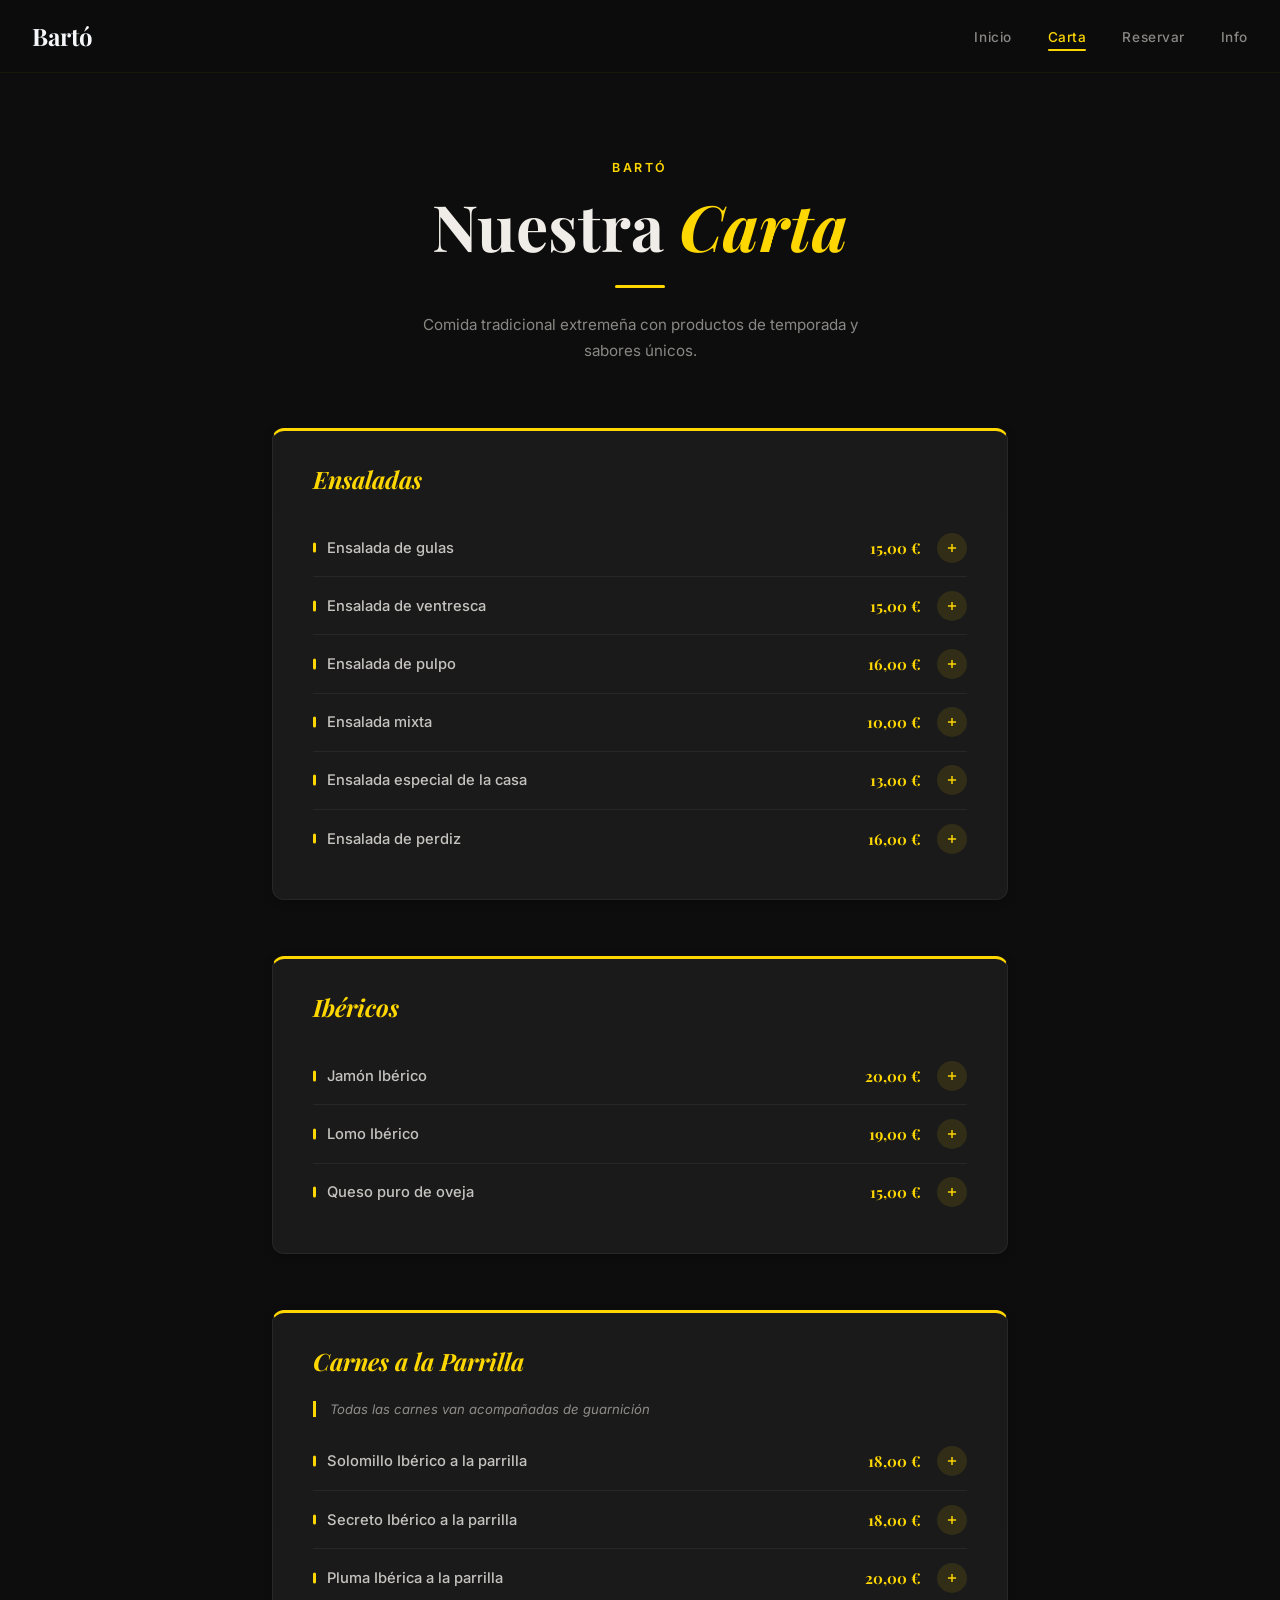
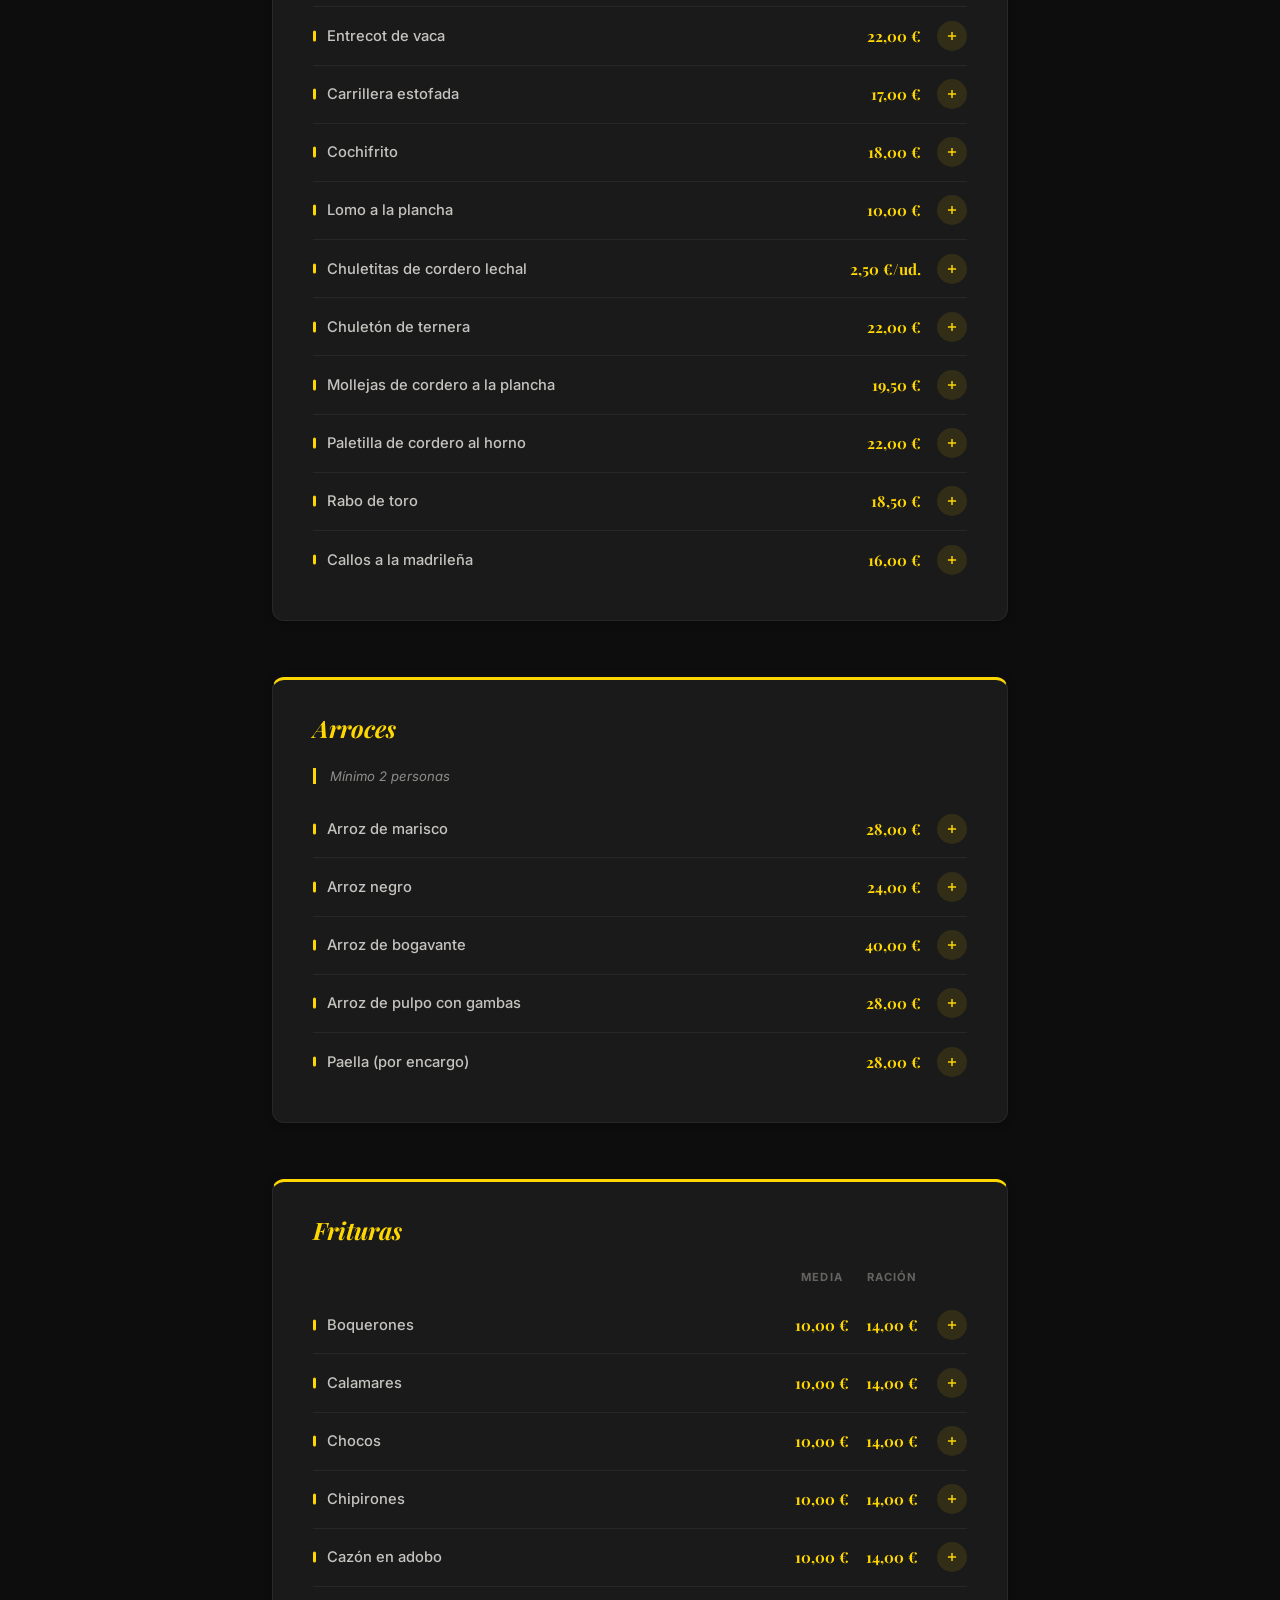
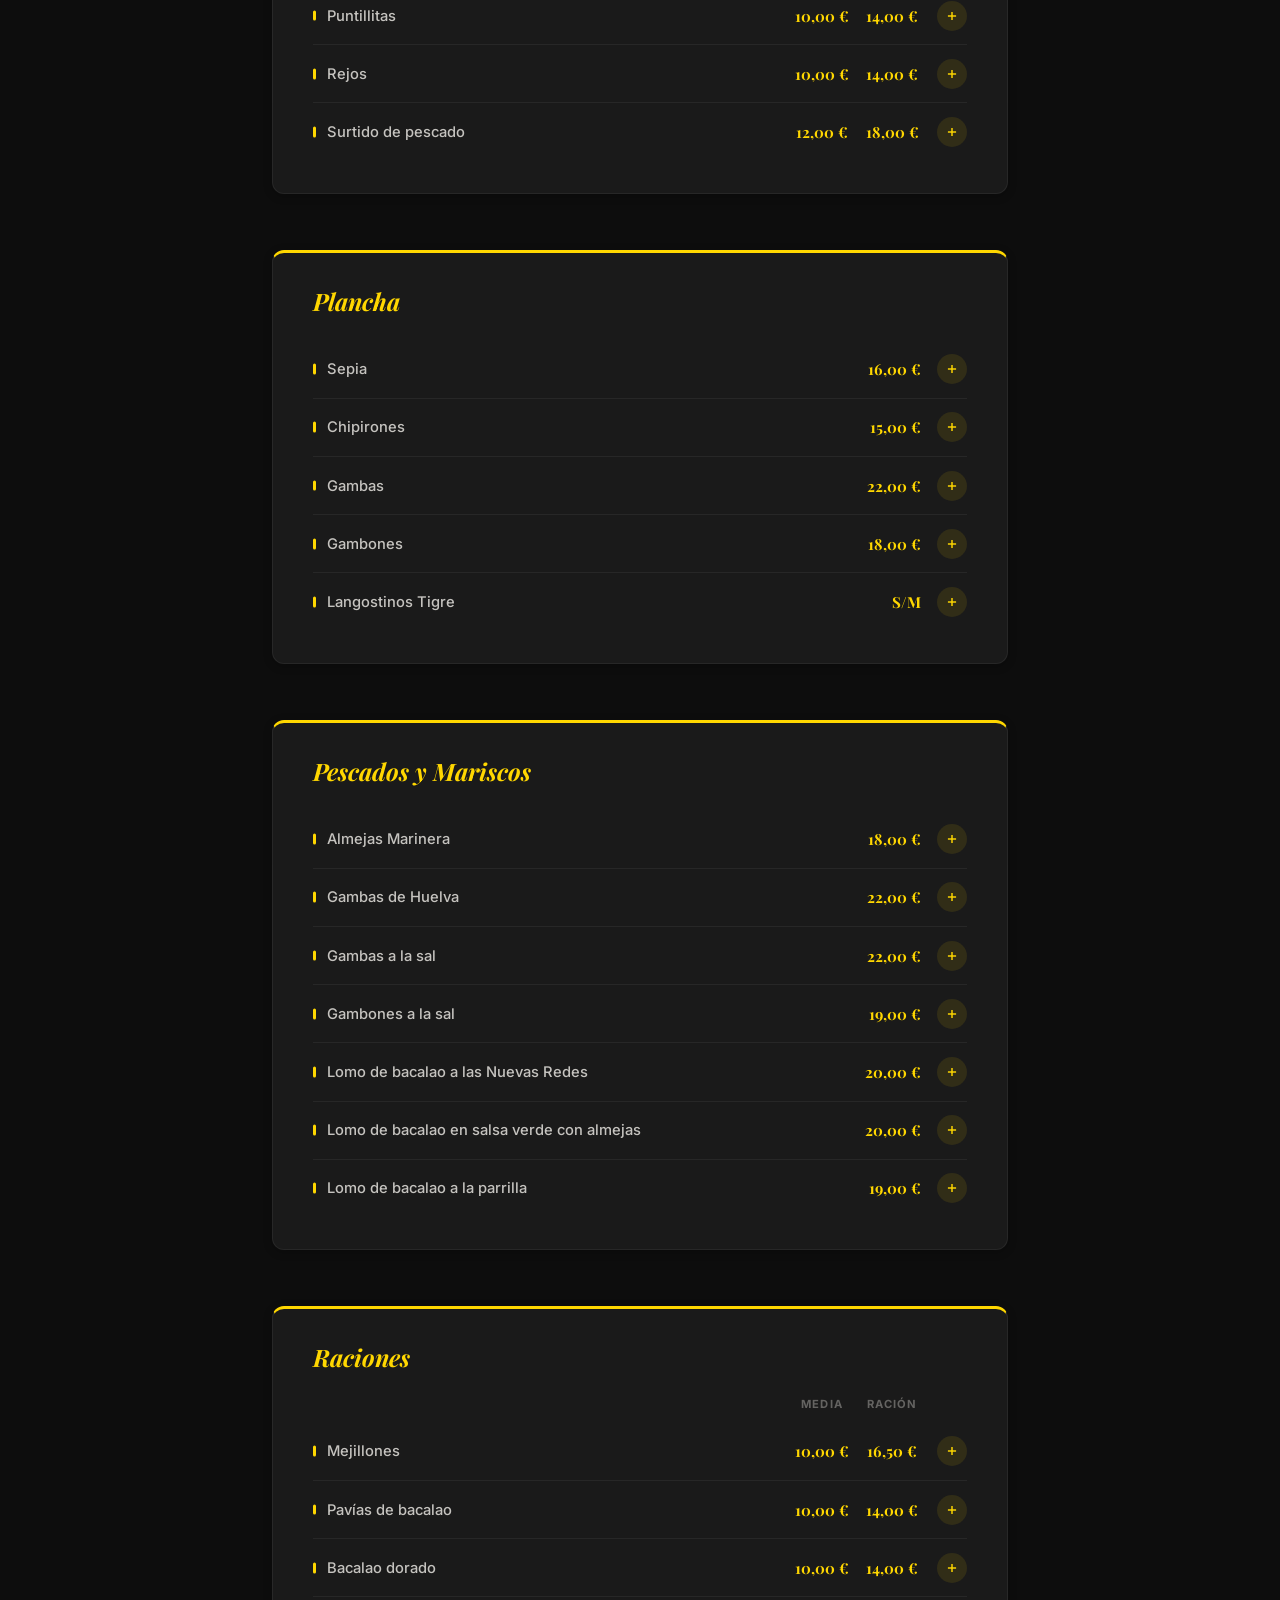
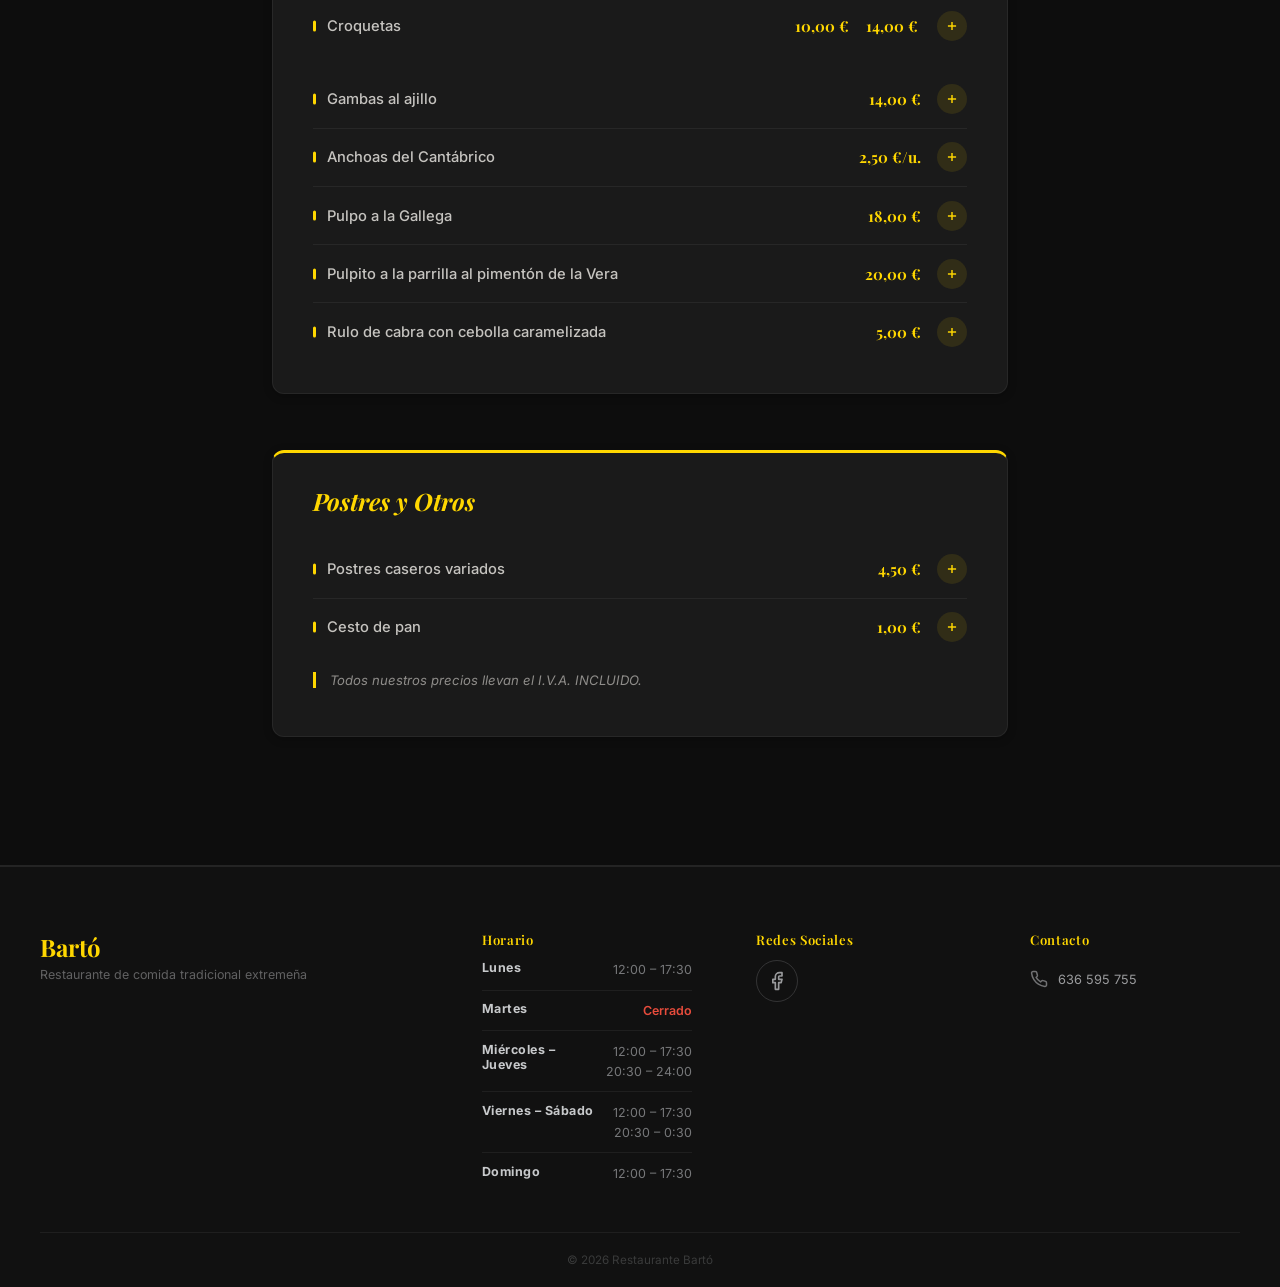
<file: carta.html>
<!DOCTYPE html>
<html lang="es">
<head>
  <meta charset="UTF-8" />
  <meta name="viewport" content="width=device-width, initial-scale=1.0" />
  <title>Nuestra Carta · Bartó</title>
  <meta name="description" content="Bartó — Restaurante de comida tradicional extremeña." />
  <link rel="preconnect" href="https://fonts.googleapis.com" />
  <link rel="preconnect" href="https://fonts.gstatic.com" crossorigin />
  <link href="https://fonts.googleapis.com/css2?family=Playfair+Display:ital,wght@0,400;0,600;0,700;1,400&family=Inter:wght@300;400;500;600;700&display=swap" rel="stylesheet" />
  <link rel="stylesheet" href="styles.css" />
  <link rel="stylesheet" href="carta.css" />
</head>
<body class="carta-page">

  <!-- ═══ NAV ═══ -->
  <nav class="navbar navbar--carta" id="navbar">
    <div class="nav-container">
      <a href="index.html" class="nav-logo">Bartó</a>
      <ul class="nav-links" id="navLinks">
        <li><a href="index.html">Inicio</a></li>
        <li><a href="#" class="active" data-section="carta">Carta</a></li>
        <li><a href="index.html#reservas">Reservar</a></li>
        <li><a href="index.html#info">Info</a></li>
      </ul>
      <button class="nav-toggle" id="hamburgerBtn" aria-label="Menú">
        <span></span><span></span><span></span>
      </button>
    </div>
    <div class="nav-mobile" id="mobileMenu">
      <a href="index.html" class="nav-mobile-link">Inicio</a>
      <a href="#" class="nav-mobile-link">Carta</a>
      <a href="index.html#reservas" class="nav-mobile-link">Reservar</a>
      <a href="index.html#info" class="nav-mobile-link">Info</a>
    </div>
  </nav>

  <!-- ═══ CARTA HEADER ═══ -->
  <header class="carta-header">
    <span class="carta-header__label">Bartó</span>
    <h1 class="carta-header__title">Nuestra <em>Carta</em></h1>
    <div class="carta-header__line"></div>
    <p class="carta-header__desc">Comida tradicional extremeña con productos de temporada y sabores únicos.</p>
  </header>

  <!-- ═══ CARTA CONTENT ═══ -->
  <main class="carta-content">

    <!-- ENSALADAS -->
    <section class="carta-section">
      <h2 class="carta-section__title">Ensaladas</h2>
      <div class="carta-section__table">
        <div class="carta-item"><span class="carta-item__name">Ensalada de gulas</span><span class="carta-item__dots"></span><span class="carta-item__price">15,00 €</span></div>
        <div class="carta-item"><span class="carta-item__name">Ensalada de ventresca</span><span class="carta-item__dots"></span><span class="carta-item__price">15,00 €</span></div>
        <div class="carta-item"><span class="carta-item__name">Ensalada de pulpo</span><span class="carta-item__dots"></span><span class="carta-item__price">16,00 €</span></div>
        <div class="carta-item"><span class="carta-item__name">Ensalada mixta</span><span class="carta-item__dots"></span><span class="carta-item__price">10,00 €</span></div>
        <div class="carta-item"><span class="carta-item__name">Ensalada especial de la casa</span><span class="carta-item__dots"></span><span class="carta-item__price">13,00 €</span></div>
        <div class="carta-item"><span class="carta-item__name">Ensalada de perdiz</span><span class="carta-item__dots"></span><span class="carta-item__price">16,00 €</span></div>
      </div>
    </section>

    <!-- IBÉRICOS -->
    <section class="carta-section">
      <h2 class="carta-section__title">Ibéricos</h2>
      <div class="carta-section__table">
        <div class="carta-item"><span class="carta-item__name">Jamón Ibérico</span><span class="carta-item__dots"></span><span class="carta-item__price">20,00 €</span></div>
        <div class="carta-item"><span class="carta-item__name">Lomo Ibérico</span><span class="carta-item__dots"></span><span class="carta-item__price">19,00 €</span></div>
        <div class="carta-item"><span class="carta-item__name">Queso puro de oveja</span><span class="carta-item__dots"></span><span class="carta-item__price">15,00 €</span></div>
      </div>
    </section>

    <!-- CARNES A LA PARRILLA -->
    <section class="carta-section">
      <h2 class="carta-section__title">Carnes a la Parrilla</h2>
      <p class="carta-section__note">Todas las carnes van acompañadas de guarnición</p>
      <div class="carta-section__table">
        <div class="carta-item"><span class="carta-item__name">Solomillo Ibérico a la parrilla</span><span class="carta-item__dots"></span><span class="carta-item__price">18,00 €</span></div>
        <div class="carta-item"><span class="carta-item__name">Secreto Ibérico a la parrilla</span><span class="carta-item__dots"></span><span class="carta-item__price">18,00 €</span></div>
        <div class="carta-item"><span class="carta-item__name">Pluma Ibérica a la parrilla</span><span class="carta-item__dots"></span><span class="carta-item__price">20,00 €</span></div>
        <div class="carta-item"><span class="carta-item__name">Entrecot de vaca</span><span class="carta-item__dots"></span><span class="carta-item__price">22,00 €</span></div>
        <div class="carta-item"><span class="carta-item__name">Carrillera estofada</span><span class="carta-item__dots"></span><span class="carta-item__price">17,00 €</span></div>
        <div class="carta-item"><span class="carta-item__name">Cochifrito</span><span class="carta-item__dots"></span><span class="carta-item__price">18,00 €</span></div>
        <div class="carta-item"><span class="carta-item__name">Lomo a la plancha</span><span class="carta-item__dots"></span><span class="carta-item__price">10,00 €</span></div>
        <div class="carta-item"><span class="carta-item__name">Chuletitas de cordero lechal</span><span class="carta-item__dots"></span><span class="carta-item__price">2,50 €/ud.</span></div>
        <div class="carta-item"><span class="carta-item__name">Chuletón de ternera</span><span class="carta-item__dots"></span><span class="carta-item__price">22,00 €</span></div>
        <div class="carta-item"><span class="carta-item__name">Mollejas de cordero a la plancha</span><span class="carta-item__dots"></span><span class="carta-item__price">19,50 €</span></div>
        <div class="carta-item"><span class="carta-item__name">Paletilla de cordero al horno</span><span class="carta-item__dots"></span><span class="carta-item__price">22,00 €</span></div>
        <div class="carta-item"><span class="carta-item__name">Rabo de toro</span><span class="carta-item__dots"></span><span class="carta-item__price">18,50 €</span></div>
        <div class="carta-item"><span class="carta-item__name">Callos a la madrileña</span><span class="carta-item__dots"></span><span class="carta-item__price">16,00 €</span></div>
      </div>
    </section>

    <!-- ARROCES -->
    <section class="carta-section">
      <h2 class="carta-section__title">Arroces</h2>
      <p class="carta-section__note">Mínimo 2 personas</p>
      <div class="carta-section__table">
        <div class="carta-item"><span class="carta-item__name">Arroz de marisco</span><span class="carta-item__dots"></span><span class="carta-item__price">28,00 €</span></div>
        <div class="carta-item"><span class="carta-item__name">Arroz negro</span><span class="carta-item__dots"></span><span class="carta-item__price">24,00 €</span></div>
        <div class="carta-item"><span class="carta-item__name">Arroz de bogavante</span><span class="carta-item__dots"></span><span class="carta-item__price">40,00 €</span></div>
        <div class="carta-item"><span class="carta-item__name">Arroz de pulpo con gambas</span><span class="carta-item__dots"></span><span class="carta-item__price">28,00 €</span></div>
        <div class="carta-item"><span class="carta-item__name">Paella (por encargo)</span><span class="carta-item__dots"></span><span class="carta-item__price">28,00 €</span></div>
      </div>
    </section>

    <!-- FRITURAS -->
    <section class="carta-section">
      <h2 class="carta-section__title">Frituras</h2>
      <div class="carta-section__header-row">
        <span></span>
        <span class="carta-section__col-label">Media</span>
        <span class="carta-section__col-label">Ración</span>
      </div>
      <div class="carta-section__table">
        <div class="carta-item carta-item--dual"><span class="carta-item__name">Boquerones</span><span class="carta-item__price">10,00 €</span><span class="carta-item__price">14,00 €</span></div>
        <div class="carta-item carta-item--dual"><span class="carta-item__name">Calamares</span><span class="carta-item__price">10,00 €</span><span class="carta-item__price">14,00 €</span></div>
        <div class="carta-item carta-item--dual"><span class="carta-item__name">Chocos</span><span class="carta-item__price">10,00 €</span><span class="carta-item__price">14,00 €</span></div>
        <div class="carta-item carta-item--dual"><span class="carta-item__name">Chipirones</span><span class="carta-item__price">10,00 €</span><span class="carta-item__price">14,00 €</span></div>
        <div class="carta-item carta-item--dual"><span class="carta-item__name">Cazón en adobo</span><span class="carta-item__price">10,00 €</span><span class="carta-item__price">14,00 €</span></div>
        <div class="carta-item carta-item--dual"><span class="carta-item__name">Puntillitas</span><span class="carta-item__price">10,00 €</span><span class="carta-item__price">14,00 €</span></div>
        <div class="carta-item carta-item--dual"><span class="carta-item__name">Rejos</span><span class="carta-item__price">10,00 €</span><span class="carta-item__price">14,00 €</span></div>
        <div class="carta-item carta-item--dual"><span class="carta-item__name">Surtido de pescado</span><span class="carta-item__price">12,00 €</span><span class="carta-item__price">18,00 €</span></div>
      </div>
    </section>

    <!-- PLANCHA -->
    <section class="carta-section">
      <h2 class="carta-section__title">Plancha</h2>
      <div class="carta-section__table">
        <div class="carta-item"><span class="carta-item__name">Sepia</span><span class="carta-item__dots"></span><span class="carta-item__price">16,00 €</span></div>
        <div class="carta-item"><span class="carta-item__name">Chipirones</span><span class="carta-item__dots"></span><span class="carta-item__price">15,00 €</span></div>
        <div class="carta-item"><span class="carta-item__name">Gambas</span><span class="carta-item__dots"></span><span class="carta-item__price">22,00 €</span></div>
        <div class="carta-item"><span class="carta-item__name">Gambones</span><span class="carta-item__dots"></span><span class="carta-item__price">18,00 €</span></div>
        <div class="carta-item"><span class="carta-item__name">Langostinos Tigre</span><span class="carta-item__dots"></span><span class="carta-item__price">S/M</span></div>
      </div>
    </section>

    <!-- PESCADOS Y MARISCOS -->
    <section class="carta-section">
      <h2 class="carta-section__title">Pescados y Mariscos</h2>
      <div class="carta-section__table">
        <div class="carta-item"><span class="carta-item__name">Almejas Marinera</span><span class="carta-item__dots"></span><span class="carta-item__price">18,00 €</span></div>
        <div class="carta-item"><span class="carta-item__name">Gambas de Huelva</span><span class="carta-item__dots"></span><span class="carta-item__price">22,00 €</span></div>
        <div class="carta-item"><span class="carta-item__name">Gambas a la sal</span><span class="carta-item__dots"></span><span class="carta-item__price">22,00 €</span></div>
        <div class="carta-item"><span class="carta-item__name">Gambones a la sal</span><span class="carta-item__dots"></span><span class="carta-item__price">19,00 €</span></div>
        <div class="carta-item"><span class="carta-item__name">Lomo de bacalao a las Nuevas Redes</span><span class="carta-item__dots"></span><span class="carta-item__price">20,00 €</span></div>
        <div class="carta-item"><span class="carta-item__name">Lomo de bacalao en salsa verde con almejas</span><span class="carta-item__dots"></span><span class="carta-item__price">20,00 €</span></div>
        <div class="carta-item"><span class="carta-item__name">Lomo de bacalao a la parrilla</span><span class="carta-item__dots"></span><span class="carta-item__price">19,00 €</span></div>
      </div>
    </section>

    <!-- RACIONES -->
    <section class="carta-section">
      <h2 class="carta-section__title">Raciones</h2>
      <div class="carta-section__header-row">
        <span></span>
        <span class="carta-section__col-label">Media</span>
        <span class="carta-section__col-label">Ración</span>
      </div>
      <div class="carta-section__table">
        <div class="carta-item carta-item--dual"><span class="carta-item__name">Mejillones</span><span class="carta-item__price">10,00 €</span><span class="carta-item__price">16,50 €</span></div>
        <div class="carta-item carta-item--dual"><span class="carta-item__name">Pavías de bacalao</span><span class="carta-item__price">10,00 €</span><span class="carta-item__price">14,00 €</span></div>
        <div class="carta-item carta-item--dual"><span class="carta-item__name">Bacalao dorado</span><span class="carta-item__price">10,00 €</span><span class="carta-item__price">14,00 €</span></div>
        <div class="carta-item carta-item--dual"><span class="carta-item__name">Croquetas</span><span class="carta-item__price">10,00 €</span><span class="carta-item__price">14,00 €</span></div>
      </div>
      <div class="carta-section__table" style="margin-top:1rem;">
        <div class="carta-item"><span class="carta-item__name">Gambas al ajillo</span><span class="carta-item__dots"></span><span class="carta-item__price">14,00 €</span></div>
        <div class="carta-item"><span class="carta-item__name">Anchoas del Cantábrico</span><span class="carta-item__dots"></span><span class="carta-item__price">2,50 €/u.</span></div>
        <div class="carta-item"><span class="carta-item__name">Pulpo a la Gallega</span><span class="carta-item__dots"></span><span class="carta-item__price">18,00 €</span></div>
        <div class="carta-item"><span class="carta-item__name">Pulpito a la parrilla al pimentón de la Vera</span><span class="carta-item__dots"></span><span class="carta-item__price">20,00 €</span></div>
        <div class="carta-item"><span class="carta-item__name">Rulo de cabra con cebolla caramelizada</span><span class="carta-item__dots"></span><span class="carta-item__price">5,00 €</span></div>
      </div>
    </section>

    <!-- POSTRES Y OTROS -->
    <section class="carta-section">
      <h2 class="carta-section__title">Postres y Otros</h2>
      <div class="carta-section__table">
        <div class="carta-item"><span class="carta-item__name">Postres caseros variados</span><span class="carta-item__dots"></span><span class="carta-item__price">4,50 €</span></div>
        <div class="carta-item"><span class="carta-item__name">Cesto de pan</span><span class="carta-item__dots"></span><span class="carta-item__price">1,00 €</span></div>
      </div>
      <p class="carta-section__note" style="margin-top:1rem;">Todos nuestros precios llevan el I.V.A. INCLUIDO.</p>
    </section>

  </main>

  <!-- ═══ FOOTER ═══ -->
  <footer class="footer" id="info">
    <div class="footer__inner">
      <div class="footer__brand">
        <p class="footer__logo">Bartó</p>
        <p class="footer__tagline">Restaurante de comida tradicional extremeña</p>
      </div>
      <div class="footer__col">
        <h4>Horario</h4>
        <div class="footer__schedule">
          <div class="footer__schedule-row">
            <span class="footer__schedule-day">Lunes</span>
            <span class="footer__schedule-hours">12:00 – 17:30</span>
          </div>
          <div class="footer__schedule-row footer__schedule-row--closed">
            <span class="footer__schedule-day">Martes</span>
            <span class="footer__schedule-hours">Cerrado</span>
          </div>
          <div class="footer__schedule-row">
            <span class="footer__schedule-day">Miércoles – Jueves</span>
            <span class="footer__schedule-hours">12:00 – 17:30<br>20:30 – 24:00</span>
          </div>
          <div class="footer__schedule-row">
            <span class="footer__schedule-day">Viernes – Sábado</span>
            <span class="footer__schedule-hours">12:00 – 17:30<br>20:30 – 0:30</span>
          </div>
          <div class="footer__schedule-row">
            <span class="footer__schedule-day">Domingo</span>
            <span class="footer__schedule-hours">12:00 – 17:30</span>
          </div>
        </div>
      </div>
      <div class="footer__col">
        <h4>Redes Sociales</h4>
        <div class="footer__socials">
          <a href="https://www.facebook.com/RestauranteBARTO" target="_blank" rel="noopener noreferrer" class="footer__social-link" aria-label="Facebook">
            <svg width="20" height="20" viewBox="0 0 24 24" fill="none" stroke="currentColor" stroke-width="2" stroke-linecap="round" stroke-linejoin="round"><path d="M18 2h-3a5 5 0 0 0-5 5v3H7v4h3v8h4v-8h3l1-4h-4V7a1 1 0 0 1 1-1h3z"></path></svg>
          </a>
        </div>
      </div>
      <div class="footer__col">
        <h4>Contacto</h4>
        <a href="tel:+34636595755" class="footer__contact-link">
          <svg width="18" height="18" viewBox="0 0 24 24" fill="none" stroke="currentColor" stroke-width="2"
            stroke-linecap="round" stroke-linejoin="round">
            <path d="M22 16.92v3a2 2 0 0 1-2.18 2 19.79 19.79 0 0 1-8.63-3.07 19.5 19.5 0 0 1-6-6A19.79 19.79 0 0 1 2.12 4.18 2 2 0 0 1 4.11 2h3a2 2 0 0 1 2 1.72 12.84 12.84 0 0 0 .7 2.81 2 2 0 0 1-.45 2.11L8.09 9.91a16 16 0 0 0 6 6l1.27-1.27a2 2 0 0 1 2.11-.45 12.84 12.84 0 0 0 2.81.7A2 2 0 0 1 22 16.92z"></path>
          </svg>
          636 595 755
        </a>
      </div>
    </div>
    <div class="footer__bottom"><p>© 2026 Restaurante Bartó</p></div>
  </footer>

  <script>
    const navbar = document.getElementById('navbar');
    window.addEventListener('scroll', () => { navbar.classList.toggle('scrolled', window.scrollY > 60); }, { passive: true });
    document.getElementById('hamburgerBtn').addEventListener('click', () => { document.getElementById('mobileMenu').classList.toggle('open'); });
    const sections = document.querySelectorAll('.carta-section');
    const observer = new IntersectionObserver((entries) => { entries.forEach(entry => { if (entry.isIntersecting) { entry.target.style.transitionDelay = '0.1s'; entry.target.classList.add('revealed'); observer.unobserve(entry.target); } }); }, { threshold: 0.1 });
    sections.forEach(s => observer.observe(s));
  </script>

  <script>
    document.addEventListener('DOMContentLoaded', () => {
      document.querySelectorAll('.carta-item').forEach(item => {
        const isDual = item.classList.contains('carta-item--dual');
        const nameEl = item.querySelector('.carta-item__name');
        if (!nameEl) return;
        const name = nameEl.textContent.trim();
        if (isDual) {
          const btnWrapper = document.createElement('div');
          btnWrapper.className = 'carta-item__actions carta-item__actions--dual';
          const btn1 = document.createElement('button');
          btn1.className = 'carta-item__add-btn';
          btn1.title = "Añadir al pedido";
          btn1.innerHTML = '<svg width="14" height="14" viewBox="0 0 24 24" fill="none" stroke="currentColor" stroke-width="2.5"><line x1="12" y1="5" x2="12" y2="19"/><line x1="5" y1="12" x2="19" y2="12"/></svg>';
          btn1.onclick = () => { const prices = item.querySelectorAll('.carta-item__price'); openMiniModal(name, prices[0]?.textContent || '', prices[1]?.textContent || ''); };
          btnWrapper.appendChild(btn1);
          item.appendChild(btnWrapper);
        } else {
          const btnWrapper = document.createElement('div');
          btnWrapper.className = 'carta-item__actions';
          const priceEl = item.querySelector('.carta-item__price');
          if (priceEl) btnWrapper.appendChild(priceEl);
          const btn = document.createElement('button');
          btn.className = 'carta-item__add-btn';
          btn.title = "Añadir al pedido";
          btn.innerHTML = '<svg width="14" height="14" viewBox="0 0 24 24" fill="none" stroke="currentColor" stroke-width="2.5"><line x1="12" y1="5" x2="12" y2="19"/><line x1="5" y1="12" x2="19" y2="12"/></svg>';
          btn.onclick = () => addProductToCart(name);
          btnWrapper.appendChild(btn);
          item.appendChild(btnWrapper);
        }
      });
    });
    function addProductToCart(productName) {
      let cart = JSON.parse(localStorage.getItem('barto_cart') || '[]');
      cart.push(productName);
      localStorage.setItem('barto_cart', JSON.stringify(cart));
      const oldToast = document.querySelector('.toast-notification');
      if (oldToast) oldToast.remove();
      const toast = document.createElement('div');
      toast.className = 'toast-notification';
      toast.innerHTML = `<span><strong>${productName}</strong> añadido.</span> <a href="index.html#reservas">Ver pedido</a>`;
      document.body.appendChild(toast);
      void toast.offsetWidth;
      toast.classList.add('show');
      setTimeout(() => { toast.classList.remove('show'); setTimeout(() => toast.remove(), 300); }, 4000);
    }
  </script>

  <!-- MINI MODAL PARA MEDIA/RACION -->
  <div class="mini-modal-overlay" id="miniModal">
    <div class="mini-modal">
      <h3 class="mini-modal__title" id="miniModalTitle">Producto</h3>
      <p class="mini-modal__desc">¿Lo quieres de media ración o ración entera?</p>
      <div class="mini-modal__options">
        <button class="mini-modal__btn" id="btnTapa"><span class="mm-type">Media</span><span class="mm-price" id="mmPriceTapa"></span></button>
        <button class="mini-modal__btn" id="btnRacion"><span class="mm-type">Ración</span><span class="mm-price" id="mmPriceRacion"></span></button>
      </div>
      <button class="mini-modal__cancel" onclick="closeMiniModal()">Cancelar</button>
    </div>
  </div>

  <script>
    const miniModal = document.getElementById('miniModal');
    let currentProductName = '';
    function openMiniModal(name, priceTapa, priceRacion) { currentProductName = name; document.getElementById('miniModalTitle').textContent = name; document.getElementById('mmPriceTapa').textContent = priceTapa; document.getElementById('mmPriceRacion').textContent = priceRacion; miniModal.classList.add('open'); }
    function closeMiniModal() { miniModal.classList.remove('open'); }
    document.getElementById('btnTapa').onclick = () => { addProductToCart(currentProductName + ' — Media Rac'); closeMiniModal(); };
    document.getElementById('btnRacion').onclick = () => { addProductToCart(currentProductName + ' — Entera'); closeMiniModal(); };
    miniModal.addEventListener('click', e => { if (e.target === miniModal) closeMiniModal(); });
  </script>
</body>
</html>
</file>
<file: styles.css>
:root {
    --accent: #FFD700;
    --accent-dark: #E6C200;
    --accent-deep: #B8960F;
    --accent-light: rgba(255, 215, 0, 0.15);
    --accent-xlight: rgba(255, 215, 0, 0.08);
    --navy: #111;
    --navy-light: #1a1a1a;
    --navy-mid: rgba(17, 17, 17, 0.85);
    --cream: #0d0d0d;
    --dark: #f0ede8;
    --dark-80: rgba(240, 237, 232, 0.8);
    --dark-60: rgba(240, 237, 232, 0.55);
    --dark-35: rgba(240, 237, 232, 0.35);
    --dark-12: rgba(240, 237, 232, 0.12);
    --dark-06: rgba(240, 237, 232, 0.06);
    --white: #1a1a1a;
    --border: rgba(255, 255, 255, 0.10);
    --border-soft: rgba(255, 255, 255, 0.06);
    --ff-serif: 'Playfair Display', Georgia, serif;
    --ff-sans: 'Inter', system-ui, sans-serif;
    --radius-sm: 8px;
    --radius-md: 14px;
    --radius-lg: 22px;
    --radius-xl: 32px;
    --shadow-sm: 0 2px 8px rgba(0, 0, 0, 0.25);
    --shadow-md: 0 6px 28px rgba(0, 0, 0, 0.35);
    --shadow-lg: 0 16px 56px rgba(0, 0, 0, 0.5);
    --shadow-accent: 0 8px 32px rgba(255, 215, 0, 0.28);
    --t: 0.25s cubic-bezier(0.4, 0, 0.2, 1)
}

.text--accent {
    color: var(--accent) !important
}

.text--yellow {
    color: var(--accent) !important
}

*,
*::before,
*::after {
    box-sizing: border-box;
    margin: 0;
    padding: 0
}

html {
    scroll-behavior: smooth;
    font-size: 16px
}

body {
    font-family: var(--ff-sans);
    background: var(--cream);
    color: var(--dark);
    -webkit-font-smoothing: antialiased;
    overflow-x: hidden
}

img,
svg {
    display: block
}

a {
    color: inherit;
    text-decoration: none
}

button {
    cursor: pointer;
    font-family: inherit;
    border: none;
    background: none
}

ul {
    list-style: none
}

input,
select,
textarea {
    font-family: inherit
}

/* NAV — Brasería La Mara style */
.navbar {
    position: fixed;
    top: 0;
    left: 0;
    right: 0;
    z-index: 1000;
    padding: 20px 0;
    transition: all 0.4s cubic-bezier(0.4, 0, 0.2, 1)
}

.navbar.scrolled {
    background: rgba(17, 17, 17, 0.95);
    backdrop-filter: blur(24px) saturate(180%);
    -webkit-backdrop-filter: blur(24px) saturate(180%);
    border-bottom: 1px solid rgba(255, 215, 0, 0.08);
    padding: 14px 0
}

.nav-container {
    width: 100%;
    padding: 0 32px;
    display: flex;
    align-items: center;
    justify-content: space-between
}

.nav-logo {
    font-family: var(--ff-serif);
    font-size: 1.5rem;
    font-weight: 700;
    color: #F5F7FA;
    transition: color var(--t)
}

.nav-links {
    list-style: none;
    display: flex;
    gap: 36px;
    align-items: center
}

.nav-links a {
    font-size: 0.85rem;
    font-weight: 500;
    color: rgba(245, 247, 250, 0.55);
    letter-spacing: 0.04em;
    position: relative;
    padding: 4px 0;
    transition: color 0.3s ease
}

.nav-links a::after {
    content: '';
    position: absolute;
    bottom: -2px;
    left: 50%;
    right: 50%;
    height: 2px;
    background: var(--accent);
    border-radius: 2px;
    transition: all 0.3s ease
}

.nav-links a:hover {
    color: var(--accent)
}

.nav-links a:hover::after {
    left: 0;
    right: 0
}

.nav-links a.active {
    color: var(--accent)
}

.nav-links a.active::after {
    left: 0;
    right: 0
}

.nav-toggle {
    display: none;
    flex-direction: column;
    gap: 5px;
    padding: 4px;
    z-index: 1001
}

.nav-toggle span {
    width: 22px;
    height: 2px;
    background: #F5F7FA;
    border-radius: 2px;
    transition: all 0.3s ease
}

.nav-mobile {
    display: none;
    flex-direction: column;
    position: absolute;
    top: 100%;
    left: 0;
    right: 0;
    background: rgba(17, 17, 17, 0.98);
    backdrop-filter: blur(20px);
    padding: 1rem 2rem 1.5rem;
    border-bottom: 1px solid rgba(255, 215, 0, 0.1);
    gap: 0.15rem
}

.nav-mobile.open {
    display: flex
}

.nav-mobile-link {
    padding: 0.85rem 1rem;
    font-size: 0.95rem;
    font-weight: 500;
    color: rgba(245, 247, 250, 0.7);
    border-radius: var(--radius-sm);
    transition: all var(--t)
}

.nav-mobile-link:hover {
    background: rgba(255, 215, 0, 0.08);
    color: var(--accent)
}

/* HERO */
.hero {
    position: relative;
    height: 700vh;
    background: #0a0a0a
}

.hero__viewport {
    position: sticky;
    top: 0;
    width: 100%;
    height: 100vh;
    overflow: hidden;
    display: flex;
    align-items: center;
    justify-content: center
}

.hero__video {
    position: absolute;
    inset: 0;
    width: 100%;
    height: 100%;
    object-fit: cover;
    z-index: 1
}

.hero__frame {
    position: absolute;
    inset: 0;
    width: 100%;
    height: 100%;
    object-fit: cover;
    transition: opacity 0.6s cubic-bezier(0.4, 0, 0.2, 1)
}

.hero__frame--start {
    z-index: 2;
    opacity: 1
}

.hero__frame--start.fade-out {
    opacity: 0
}

.hero__frame--end {
    z-index: 2;
    opacity: 0
}

.hero__frame--end.fade-in {
    opacity: 1
}

.hero__texture {
    position: absolute;
    inset: 0;
    z-index: 3;
    background: url("data:image/svg+xml,%3Csvg viewBox='0 0 512 512' xmlns='http://www.w3.org/2000/svg'%3E%3Cfilter id='n'%3E%3CfeTurbulence type='fractalNoise' baseFrequency='0.72' numOctaves='4' stitchTiles='stitch'/%3E%3C/filter%3E%3Crect width='100%25' height='100%25' filter='url(%23n)' opacity='1'/%3E%3C/svg%3E");
    background-size: 256px 256px;
    opacity: 0.06;
    pointer-events: none
}

.hero__overlay {
    position: absolute;
    inset: 0;
    z-index: 4;
    background: radial-gradient(ellipse at 50% 40%, rgba(0, 0, 0, 0.15) 0%, rgba(0, 0, 0, 0.5) 100%), linear-gradient(to bottom, rgba(10, 10, 10, 0.35) 0%, rgba(10, 10, 10, 0.1) 40%, rgba(10, 10, 10, 0.6) 100%);
    pointer-events: none
}

.hero__content {
    position: relative;
    z-index: 10;
    text-align: center;
    padding: 2rem;
    max-width: 700px
}

.hero__title {
    font-family: var(--ff-serif);
    font-size: clamp(3.5rem, 10vw, 7rem);
    font-weight: 700;
    color: #F5F7FA;
    line-height: 1.05;
    letter-spacing: -0.01em;
    text-shadow: 0 4px 40px rgba(17, 17, 17, 0.4);
    margin-bottom: 0.5rem
}

.hero__subtitle {
    font-size: clamp(1rem, 2.5vw, 1.2rem);
    font-weight: 300;
    color: rgba(245, 247, 250, 0.6);
    letter-spacing: 0.12em;
    margin-bottom: 2.5rem
}

.btn--hero {
    display: inline-flex;
    align-items: center;
    gap: 0.6rem;
    padding: 1rem 2.25rem;
    background: var(--accent);
    color: #111;
    font-size: 1rem;
    font-weight: 700;
    border-radius: 100px;
    box-shadow: 0 6px 32px rgba(255, 215, 0, 0.3);
    transition: background var(--t), transform var(--t), box-shadow var(--t)
}

.btn--hero:hover {
    background: var(--accent-dark);
    color: #111;
    transform: translateY(-3px);
    box-shadow: 0 12px 40px rgba(255, 215, 0, 0.45)
}

.hero__progress {
    position: absolute;
    bottom: 0;
    left: 0;
    right: 0;
    height: 3px;
    z-index: 12;
    background: rgba(255, 255, 255, 0.08)
}

.hero__progress-bar {
    height: 100%;
    width: 0%;
    background: linear-gradient(90deg, var(--accent), var(--accent-dark));
    border-radius: 0 2px 2px 0;
    transition: width 0.08s linear;
    box-shadow: 0 0 12px rgba(255, 215, 0, 0.4)
}

/* SECTION COMMON */
.section__header {
    text-align: center;
    max-width: 580px;
    margin: 0 auto 2.5rem;
    padding: 0 1.5rem
}

.section__title {
    font-family: var(--ff-serif);
    font-size: clamp(2rem, 5vw, 2.75rem);
    font-weight: 700;
    color: var(--dark);
    line-height: 1.15;
    margin-bottom: 0.6rem
}

.section__desc {
    font-size: 0.95rem;
    color: var(--dark-60);
    line-height: 1.75
}

/* CARTA BANNER */
.carta-banner {
    position: relative;
    overflow: hidden;
    min-height: 420px;
    display: flex;
    align-items: center;
    justify-content: center
}

.carta-banner__bg {
    position: absolute;
    inset: -25%;
    display: flex;
    gap: 15px;
    transform: rotate(-6deg) scale(1.15)
}

.carta-banner__strip {
    flex: 1;
    position: relative
}

.carta-banner__track {
    display: flex;
    flex-direction: column;
    gap: 15px
}

.carta-banner__track img {
    width: 100%;
    height: 280px;
    object-fit: cover;
    border-radius: 12px
}

.carta-banner__strip--up .carta-banner__track {
    animation: scrollUp 28s linear infinite
}

.carta-banner__strip--down .carta-banner__track {
    animation: scrollDown 32s linear infinite
}

@keyframes scrollUp {
    0% {
        transform: translateY(0)
    }

    100% {
        transform: translateY(calc(-50% - 7.5px))
    }
}

@keyframes scrollDown {
    0% {
        transform: translateY(calc(-50% - 7.5px))
    }

    100% {
        transform: translateY(0)
    }
}

.carta-banner__overlay {
    position: absolute;
    inset: 0;
    background: linear-gradient(180deg, rgba(17, 17, 17, 0.75) 0%, rgba(17, 17, 17, 0.92) 100%);
    z-index: 1
}

.carta-banner__content {
    position: relative;
    z-index: 2;
    text-align: center;
    padding: 5rem 2rem
}

.carta-banner__label {
    display: block;
    font-size: 0.72rem;
    font-weight: 600;
    letter-spacing: 0.25em;
    text-transform: uppercase;
    color: rgba(245, 247, 250, 0.5);
    margin-bottom: 1.25rem
}

.carta-banner__title {
    font-family: var(--ff-serif);
    font-size: clamp(2rem, 5vw, 3rem);
    font-weight: 700;
    color: #F5F7FA;
    line-height: 1.15;
    margin-bottom: 1rem
}

.carta-banner__title em {
    font-style: italic;
    color: var(--accent)
}

.carta-banner__desc {
    font-size: 0.92rem;
    color: rgba(245, 247, 250, 0.55);
    max-width: 480px;
    margin: 0 auto 2rem;
    line-height: 1.7
}

.btn--carta {
    display: inline-flex;
    align-items: center;
    gap: 0.5rem;
    padding: 0.85rem 2rem;
    background: var(--accent);
    color: #111;
    font-weight: 700;
    font-size: 0.88rem;
    border-radius: 100px;
    transition: background 0.3s ease, transform 0.3s ease, box-shadow 0.3s ease
}

.btn--carta:hover {
    background: var(--accent-dark);
    color: #111;
    transform: translateY(-2px);
    box-shadow: 0 6px 20px rgba(255, 215, 0, 0.3)
}

/* BUTTONS */
.btn {
    display: inline-flex;
    align-items: center;
    gap: 0.5rem;
    padding: 0.85rem 2rem;
    border-radius: 100px;
    font-size: 0.95rem;
    font-weight: 600;
    letter-spacing: 0.02em;
    transition: transform var(--t), box-shadow var(--t), background var(--t), color var(--t);
    cursor: pointer
}

.btn:active {
    transform: scale(0.97)
}

.btn--primary {
    background: var(--accent);
    color: #111;
    box-shadow: 0 4px 20px rgba(255, 215, 0, 0.25)
}

.btn--primary:hover {
    background: var(--accent-dark);
    color: #111;
    transform: translateY(-2px);
    box-shadow: 0 8px 32px rgba(255, 215, 0, 0.35)
}

.btn--outline {
    background: transparent;
    color: var(--accent);
    border: 2px solid var(--accent);
    padding: 0.75rem 1.5rem
}

.btn--outline:hover {
    background: rgba(255, 215, 0, 0.1);
    border-color: var(--accent-dark)
}

.btn--add-product {
    width: 100%;
    justify-content: center;
    padding: 0.9rem 1.5rem;
    border-radius: var(--radius-md);
    border-style: dashed
}

.btn--submit {
    width: 100%;
    justify-content: center;
    padding: 1rem 2rem;
    font-size: 1rem
}

/* RESERVAS */
.reservas {
    position: relative;
    background: var(--cream);
    padding: 6rem 2rem;
    overflow: hidden
}

.reservas__bg-deco {
    position: absolute;
    top: -120px;
    right: -120px;
    width: 500px;
    height: 500px;
    background: radial-gradient(circle, rgba(255, 215, 0, 0.04) 0%, transparent 70%);
    border-radius: 50%;
    pointer-events: none
}

.reservas__wrapper {
    max-width: 1100px;
    margin: 0 auto;
    display: grid;
    grid-template-columns: 1fr 320px;
    gap: 3rem;
    align-items: start
}

.reservas__form {
    display: flex;
    flex-direction: column;
    gap: 1.35rem
}

.form-group {
    display: flex;
    flex-direction: column;
    gap: 0.45rem
}

.form-row {
    display: grid;
    grid-template-columns: 1fr 1fr;
    gap: 1rem
}

.form-label {
    font-size: 0.75rem;
    font-weight: 700;
    letter-spacing: 0.1em;
    text-transform: uppercase;
    color: var(--accent)
}

.form-label__opt {
    font-weight: 400;
    font-style: italic;
    text-transform: none;
    letter-spacing: 0;
    color: var(--dark-35)
}

.form-input {
    background: var(--white);
    border: 1.5px solid var(--border);
    border-radius: var(--radius-md);
    padding: 0.85rem 1.1rem;
    font-size: 0.95rem;
    color: var(--dark);
    outline: none;
    width: 100%;
    transition: border-color var(--t), box-shadow var(--t);
    box-shadow: var(--shadow-sm)
}

.form-input::placeholder {
    color: var(--dark-35)
}

.form-input:focus {
    border-color: var(--accent);
    box-shadow: 0 0 0 4px rgba(255, 215, 0, 0.12)
}

.form-select {
    appearance: none;
    background-image: url("data:image/svg+xml,%3Csvg width='16' height='16' viewBox='0 0 24 24' fill='none' stroke='%23f0ede8' stroke-width='2' xmlns='http://www.w3.org/2000/svg'%3E%3Cpolyline points='6 9 12 15 18 9'/%3E%3C/svg%3E");
    background-repeat: no-repeat;
    background-position: right 1rem center;
    padding-right: 2.5rem;
    cursor: pointer
}

.custom-select-wrapper {
    position: relative;
    width: 100%
}

.custom-select-options {
    position: absolute;
    top: calc(100% + 4px);
    left: 0;
    right: 0;
    background: var(--white);
    border: 1.5px solid var(--border-soft);
    border-radius: var(--radius-md);
    box-shadow: var(--shadow-lg);
    z-index: 100;
    max-height: 240px;
    overflow-y: auto;
    opacity: 0;
    visibility: hidden;
    transform: translateY(-5px);
    transition: all var(--t);
    display: flex;
    flex-direction: column
}

.custom-select-wrapper.open .custom-select-options {
    opacity: 1;
    visibility: visible;
    transform: translateY(0)
}

.custom-select-wrapper.open .form-select {
    border-color: var(--accent);
    box-shadow: 0 0 0 4px rgba(255, 215, 0, 0.12)
}

.custom-select-option {
    padding: 0.75rem 1.1rem;
    font-size: 0.95rem;
    color: var(--dark);
    cursor: pointer;
    transition: background var(--t), color var(--t)
}

.custom-select-option:hover {
    background: rgba(255, 215, 0, 0.1);
    color: var(--accent)
}

.custom-select-option.selected {
    background: var(--accent);
    color: #111;
    font-weight: 700
}

.custom-select-option.disabled {
    color: var(--dark-35);
    cursor: default;
    font-style: italic;
    pointer-events: none;
    background: var(--white)
}

.custom-select-options::-webkit-scrollbar {
    width: 6px
}

.custom-select-options::-webkit-scrollbar-thumb {
    background: rgba(255, 255, 255, 0.15);
    border-radius: 10px
}

.form-textarea {
    resize: vertical;
    min-height: 90px
}

.input-with-icon {
    position: relative;
    display: flex;
    align-items: center
}

.input-with-icon .form-input {
    padding-right: 2.8rem;
    cursor: pointer
}

.input-icon {
    position: absolute;
    right: 1.1rem;
    color: var(--accent);
    pointer-events: none;
    opacity: 0.8
}

/* FLATPICKR */
.flatpickr-calendar {
    background: #1e1e1e;
    box-shadow: var(--shadow-lg);
    border: 1px solid rgba(255, 255, 255, 0.08);
    border-radius: var(--radius-lg);
    padding: 0.5rem;
    margin-top: 8px;
    width: auto !important;
    box-sizing: content-box !important;
    color: #ffffff
}

.flatpickr-day {
    color: #ffffff;
}

.flatpickr-day.flatpickr-disabled,
.flatpickr-day.flatpickr-disabled:hover {
    color: rgba(255, 255, 255, 0.3) !important;
}

.flatpickr-day.selected,
.flatpickr-day.selected:hover {
    background: var(--accent) !important;
    border-color: var(--accent) !important;
    color: #111 !important;
    font-weight: 700
}

.flatpickr-day.today {
    border-color: var(--accent)
}

.flatpickr-day:hover {
    background: rgba(255, 215, 0, 0.15) !important
}

.flatpickr-months .flatpickr-month {
    color: #ffffff
}

.flatpickr-weekday {
    color: #ffffff;
    font-weight: 700;
    text-transform: uppercase;
    font-size: 0.7rem
}

.flatpickr-current-month .flatpickr-monthDropdown-months {
    font-weight: 700;
    font-family: var(--ff-serif)
}

/* TIPO */
.tipo-selector {
    display: flex;
    gap: 0.75rem
}

.tipo-btn {
    flex: 1;
    display: flex;
    align-items: center;
    justify-content: center;
    gap: 0.5rem;
    padding: 0.85rem 1rem;
    border-radius: var(--radius-md);
    font-size: 0.9rem;
    font-weight: 600;
    border: 1.5px solid var(--border);
    color: var(--dark-60);
    background: var(--white);
    transition: all var(--t);
    box-shadow: var(--shadow-sm)
}

.tipo-btn:hover {
    border-color: var(--accent);
    color: var(--accent);
    background: rgba(255, 215, 0, 0.06)
}

.tipo-btn--active {
    border-color: var(--accent);
    color: #111;
    background: var(--accent);
    box-shadow: 0 0 0 3px rgba(255, 215, 0, 0.15)
}

/* ORDER SUMMARY */
.order-summary {
    margin-top: 0.75rem;
    background: var(--white);
    border: 1.5px solid var(--border);
    border-radius: var(--radius-md);
    overflow: hidden;
    animation: slideIn 0.3s ease;
    box-shadow: var(--shadow-sm)
}

@keyframes slideIn {
    from {
        opacity: 0;
        transform: translateY(-8px)
    }

    to {
        opacity: 1;
        transform: translateY(0)
    }
}

.order-summary__items {
    padding: 0.5rem
}

.order-item {
    display: flex;
    align-items: center;
    gap: 0.75rem;
    padding: 0.65rem 0.75rem;
    border-radius: var(--radius-sm);
    transition: background var(--t);
    animation: itemFade 0.25s ease
}

@keyframes itemFade {
    from {
        opacity: 0;
        transform: translateX(-8px)
    }

    to {
        opacity: 1;
        transform: translateX(0)
    }
}

.order-item:hover {
    background: rgba(255, 255, 255, 0.04)
}

.order-item__name {
    flex: 1;
    font-size: 0.875rem;
    color: var(--dark)
}

.item-tag {
    display: inline-block;
    margin-left: 0.5rem;
    padding: 0.2rem 0.5rem;
    background: rgba(255, 215, 0, 0.15);
    color: var(--accent);
    border-radius: 4px;
    font-size: 0.65rem;
    font-weight: 700;
    text-transform: uppercase;
    letter-spacing: 0.05em;
    vertical-align: middle
}

.order-item__qty {
    display: flex;
    align-items: center;
    gap: 0.4rem
}

.order-item__qty-btn {
    width: 27px;
    height: 27px;
    border-radius: 50%;
    background: rgba(255, 255, 255, 0.08);
    color: var(--dark);
    font-size: 1rem;
    font-weight: 600;
    display: flex;
    align-items: center;
    justify-content: center;
    line-height: 1;
    transition: background var(--t)
}

.order-item__qty-btn:hover {
    background: rgba(255, 215, 0, 0.2)
}

.order-item__qty-num {
    font-size: 0.9rem;
    font-weight: 700;
    color: var(--dark);
    min-width: 20px;
    text-align: center
}

.order-item__price {
    font-family: var(--ff-serif);
    font-size: 0.9rem;
    font-weight: 700;
    color: var(--accent);
    min-width: 56px;
    text-align: right
}

.order-item__remove {
    color: var(--dark-35);
    font-size: 0.8rem;
    transition: color var(--t);
    padding: 4px
}

.order-item__remove:hover {
    color: #c0392b
}

.order-summary__total {
    display: flex;
    justify-content: space-between;
    align-items: center;
    padding: 0.75rem 1.25rem;
    background: rgba(255, 255, 255, 0.04);
    border-top: 1px solid var(--border);
    font-size: 0.82rem;
    font-weight: 700;
    color: var(--dark-60)
}

.order-summary__total-price {
    font-family: var(--ff-serif);
    font-size: 1.2rem;
    font-weight: 700;
    color: var(--accent)
}

.order-summary__total-price.bump {
    animation: totalBump 0.35s ease
}

@keyframes totalBump {
    0% {
        transform: scale(1)
    }

    40% {
        transform: scale(1.18);
        color: var(--accent-dark)
    }

    100% {
        transform: scale(1)
    }
}

/* ASIDE */
.reservas__aside {
    display: flex;
    flex-direction: column;
    gap: 1rem
}

.aside-card {
    background: var(--white);
    border: 1.5px solid var(--border-soft);
    border-radius: var(--radius-md);
    padding: 1.35rem;
    box-shadow: var(--shadow-sm);
    transition: box-shadow var(--t), transform var(--t)
}

.aside-card:hover {
    box-shadow: var(--shadow-md);
    transform: translateY(-2px)
}

.aside-card__icon-wrap {
    width: 40px;
    height: 40px;
    background: var(--accent);
    border-radius: var(--radius-sm);
    display: flex;
    align-items: center;
    justify-content: center;
    color: #111;
    margin-bottom: 1rem
}

.aside-card__title {
    font-family: var(--ff-serif);
    font-size: 0.95rem;
    font-weight: 600;
    color: var(--dark);
    margin-bottom: 0.65rem
}

.aside-card__list {
    display: flex;
    flex-direction: column;
    gap: 0
}

.aside-card__list li {
    display: flex;
    justify-content: space-between;
    align-items: flex-start;
    font-size: 0.82rem;
    color: var(--dark-60);
    padding: 0.55rem 0;
    border-bottom: 1px solid var(--border-soft);
    gap: 1rem
}

.aside-card__list li:last-child {
    border: none;
    padding-bottom: 0
}

.aside-card__list li>span:first-child {
    font-weight: 600;
    color: var(--dark);
    min-width: 80px;
    flex-shrink: 0
}

.aside-card__list li>span:last-child {
    text-align: right;
    line-height: 1.55;
    white-space: nowrap
}

.aside-card__closed {
    color: #e74c3c;
    font-weight: 600;
    font-size: 0.78rem;
    letter-spacing: 0.04em
}

/* FOOTER */
.footer {
    background: var(--navy);
    padding: 4rem 2rem 0;
    border-top: 2px solid rgba(255, 255, 255, 0.08)
}

.footer__inner {
    max-width: 1200px;
    margin: 0 auto;
    display: grid;
    grid-template-columns: 1.8fr repeat(3, 1fr);
    gap: 4rem;
    padding-bottom: 3rem;
    border-bottom: 1px solid rgba(255, 255, 255, 0.06)
}

.footer__logo {
    font-family: var(--ff-serif);
    font-size: 1.5rem;
    font-weight: 700;
    color: var(--accent);
    margin-bottom: 0.25rem
}

.footer__tagline {
    font-size: 0.78rem;
    color: rgba(245, 247, 250, 0.35)
}

.footer__col h4 {
    font-family: var(--ff-serif);
    font-size: 0.82rem;
    font-weight: 600;
    color: var(--accent);
    margin-bottom: 0.75rem;
    letter-spacing: 0.05em
}

.footer__col p,
.footer__col a {
    font-size: 0.8rem;
    color: rgba(245, 247, 250, 0.4);
    line-height: 1.8;
    display: block;
    transition: color var(--t)
}

.footer__link {
    margin-bottom: 0.75rem
}

.footer__col a:hover {
    color: var(--accent) !important
}

.footer__link-list {
    display: flex;
    flex-direction: column;
    gap: 1rem
}

.footer__link-item {
    display: flex !important;
    align-items: flex-start;
    gap: 0.6rem;
    line-height: 1.5
}

.footer__link-item svg {
    flex-shrink: 0;
    margin-top: 2px;
    opacity: 0.8
}

.footer__bottom {
    max-width: 1200px;
    margin: 0 auto;
    padding: 1.25rem 0;
    font-size: 0.73rem;
    color: rgba(245, 247, 250, 0.18);
    text-align: center
}

.footer__schedule {
    display: flex;
    flex-direction: column;
    gap: 0.65rem
}

.footer__schedule-row {
    display: flex;
    justify-content: space-between;
    align-items: flex-start;
    gap: 1rem;
    padding-bottom: 0.6rem;
    border-bottom: 1px solid rgba(255, 255, 255, 0.06)
}

.footer__schedule-row:last-child {
    border: none;
    padding-bottom: 0
}

.footer__schedule-row--closed .footer__schedule-hours {
    color: #e74c3c;
    font-weight: 600
}

.footer__schedule-day {
    font-size: 0.78rem;
    font-weight: 700;
    color: rgba(245, 247, 250, 0.8);
    letter-spacing: 0.04em
}

.footer__schedule-hours {
    font-size: 0.78rem;
    color: rgba(245, 247, 250, 0.45);
    line-height: 1.6;
    white-space: nowrap;
    text-align: right
}

.footer__socials {
    display: flex;
    gap: 0.75rem
}

.footer__social-link {
    display: inline-flex !important;
    align-items: center;
    justify-content: center;
    width: 42px;
    height: 42px;
    border-radius: 50%;
    border: 1px solid rgba(245, 247, 250, 0.15);
    color: rgba(245, 247, 250, 0.6) !important;
    transition: all var(--t) !important
}

.footer__social-link:hover {
    background: rgba(255, 215, 0, 0.1);
    border-color: var(--accent);
    color: var(--accent) !important;
    transform: translateY(-2px);
    box-shadow: 0 0 18px rgba(255, 215, 0, 0.35)
}

.footer__contact-link {
    display: inline-flex !important;
    align-items: center;
    gap: 0.6rem;
    font-size: 0.88rem;
    color: rgba(245, 247, 250, 0.6) !important;
    text-decoration: none;
    padding: 0.5rem 0;
    transition: all var(--t) !important;
    border-radius: 8px
}

.footer__contact-link svg {
    flex-shrink: 0;
    opacity: 0.7;
    transition: all var(--t)
}

.footer__contact-link:hover {
    color: var(--accent) !important;
    text-shadow: 0 0 12px rgba(255, 215, 0, 0.4);
    transform: scale(0.96)
}

.footer__contact-link:hover svg {
    opacity: 1;
    stroke: var(--accent);
    filter: drop-shadow(0 0 6px rgba(255, 215, 0, 0.5))
}

/* MODAL */
.modal-overlay {
    position: fixed;
    inset: 0;
    z-index: 500;
    background: rgba(0, 0, 0, 0.7);
    backdrop-filter: blur(8px);
    display: flex;
    align-items: center;
    justify-content: center;
    padding: 1.5rem;
    opacity: 0;
    pointer-events: none;
    transition: opacity 0.3s ease
}

.modal-overlay.open {
    opacity: 1;
    pointer-events: all
}

.modal {
    background: #1e1b18;
    border-radius: var(--radius-xl);
    width: 100%;
    max-width: 720px;
    max-height: 85vh;
    display: flex;
    flex-direction: column;
    box-shadow: var(--shadow-lg);
    border: 1px solid rgba(255, 255, 255, 0.08);
    transform: translateY(24px) scale(0.97);
    transition: transform 0.3s cubic-bezier(0.34, 1.56, 0.64, 1)
}

.modal-overlay.open .modal {
    transform: translateY(0) scale(1)
}

.modal__header {
    display: flex;
    align-items: center;
    justify-content: space-between;
    padding: 1.5rem 1.75rem 1rem;
    flex-shrink: 0
}

.modal__title {
    font-family: var(--ff-serif);
    font-size: 1.3rem;
    font-weight: 700;
    color: var(--dark)
}

.modal__search {
    padding: 0 1.75rem 1.25rem;
    border-bottom: 1.5px solid var(--border-soft);
    flex-shrink: 0
}

.modal__search-inner {
    position: relative;
    display: flex;
    align-items: center
}

.modal__search-inner svg {
    position: absolute;
    left: 1rem;
    color: var(--dark-35)
}

.modal__search-input {
    padding-left: 2.7rem;
    border-radius: 100px
}

.modal__close {
    width: 36px;
    height: 36px;
    display: flex;
    align-items: center;
    justify-content: center;
    border-radius: 50%;
    background: var(--dark-06);
    color: var(--dark-60);
    transition: background var(--t), color var(--t)
}

.modal__close:hover {
    background: var(--dark-12);
    color: var(--dark)
}

.modal__body {
    overflow-y: auto;
    padding: 1.5rem 1.75rem;
    flex: 1;
    scrollbar-width: thin;
    scrollbar-color: var(--accent-light) transparent
}

.modal-category {
    margin-bottom: 1.75rem
}

.modal-category:last-child {
    margin-bottom: 0
}

.modal-category__title {
    font-family: var(--ff-serif);
    font-size: 1rem;
    font-weight: 700;
    color: var(--accent);
    margin-bottom: 0.6rem;
    padding-bottom: 0.5rem;
    border-bottom: 1.5px solid rgba(255, 255, 255, 0.08)
}

.modal-items {
    display: flex;
    flex-direction: column;
    gap: 0.25rem
}

.modal-item {
    display: flex;
    align-items: center;
    justify-content: space-between;
    gap: 1rem;
    padding: 0.65rem 0.75rem;
    border-radius: var(--radius-sm);
    cursor: pointer;
    transition: background var(--t)
}

.modal-item:hover {
    background: rgba(255, 215, 0, 0.1)
}

.modal-item.selected {
    background: rgba(255, 215, 0, 0.15)
}

.modal-item__name {
    font-size: 0.88rem;
    color: var(--dark);
    flex: 1
}

.modal-item__price {
    font-family: var(--ff-serif);
    font-size: 0.88rem;
    font-weight: 700;
    color: var(--accent);
    flex-shrink: 0
}

.modal-item__check {
    width: 22px;
    height: 22px;
    border-radius: 50%;
    border: 2px solid var(--border);
    transition: all var(--t);
    display: flex;
    align-items: center;
    justify-content: center;
    flex-shrink: 0
}

.modal-item.selected .modal-item__check {
    background: var(--accent);
    border-color: var(--accent)
}

.modal-item__check svg {
    opacity: 0;
    transition: opacity var(--t)
}

.modal-item.selected .modal-item__check svg {
    opacity: 1
}

.modal__footer {
    padding: 1.25rem 1.75rem;
    border-top: 1.5px solid var(--border-soft);
    flex-shrink: 0
}

/* SUCCESS MODAL */
.modal--success {
    max-width: 500px;
    text-align: center
}

.modal--success .modal__header {
    border-bottom: none;
    padding-bottom: 0.5rem
}

.success-header-wrap {
    display: flex;
    flex-direction: column;
    align-items: center;
    margin-bottom: 2rem
}

.success-icon {
    width: 72px;
    height: 72px;
    background: rgba(255, 215, 0, 0.12);
    border-radius: 50%;
    display: flex;
    align-items: center;
    justify-content: center;
    margin-bottom: 1.25rem
}

.success-message {
    color: var(--dark-80);
    font-size: 0.95rem;
    line-height: 1.5;
    max-width: 320px;
    margin: 0 auto
}

.success-details {
    text-align: left;
    background: rgba(255, 255, 255, 0.05);
    border: 1px solid rgba(255, 255, 255, 0.08);
    border-radius: var(--radius-sm);
    padding: 1.25rem;
    margin-bottom: 0.5rem
}

.success-details__row {
    display: flex;
    justify-content: space-between;
    padding: 0.5rem 0;
    border-bottom: 1px solid var(--border-soft);
    font-size: 0.9rem
}

.success-details__row:last-child {
    border-bottom: none
}

.success-details__label {
    color: var(--dark-60)
}

.success-details__val {
    font-weight: 600;
    color: var(--dark);
    text-align: right
}

.success-details__items {
    margin-top: 1rem;
    padding-top: 1rem;
    border-top: 2px dashed var(--border-soft)
}

.success-details__item {
    display: flex;
    justify-content: space-between;
    font-size: 0.85rem;
    margin-bottom: 0.35rem
}

.success-details__item-name {
    color: var(--dark-80)
}

.success-details__total {
    display: flex;
    justify-content: space-between;
    margin-top: 1rem;
    padding-top: 1rem;
    border-top: 1px solid var(--border);
    font-weight: 700;
    color: var(--dark)
}

/* RESPONSIVE */
@media(max-width:1024px) {
    .reservas__wrapper {
        grid-template-columns: 1fr
    }

    .reservas__aside {
        display: grid;
        grid-template-columns: 1fr 1fr
    }

    .footer__inner {
        grid-template-columns: 1fr 1fr;
        gap: 2rem
    }
}

@media(max-width:768px) {
    .nav-links {
        display: none
    }

    .nav-toggle {
        display: flex
    }

    .form-row {
        grid-template-columns: 1fr
    }

    .reservas__aside {
        display: flex;
        flex-direction: column
    }

    .footer__inner {
        grid-template-columns: 1fr;
        gap: 2rem
    }

    .tipo-selector {
        flex-direction: column
    }

    .footer__brand {
        margin-bottom: 0.5rem
    }
}

@media(max-width:480px) {
    .hero {
        height: 450vh
    }

    .hero__title {
        font-size: clamp(2.5rem, 14vw, 3.5rem)
    }

    .reservas {
        padding: 4rem 1.25rem
    }

    .section__header {
        padding: 0 1rem
    }
}

/* SCROLL REVEAL */
.reveal {
    opacity: 0;
    transform: translateY(40px);
    transition: opacity 0.7s ease, transform 0.7s ease
}

.reveal.revealed {
    opacity: 1;
    transform: translateY(0)
}

.reveal-delay-1 {
    transition-delay: 0.1s
}

.reveal-delay-2 {
    transition-delay: 0.2s
}

.reveal-delay-3 {
    transition-delay: 0.3s
}
</file>
<file: carta.css>
/* CARTA PAGE — DARK MODE */
.carta-page{background:var(--cream);color:var(--dark);min-height:100vh}
.carta-page .navbar{background:rgba(13,13,13,0.95);backdrop-filter:blur(24px);border-bottom:1px solid rgba(255,215,0,0.06)}
.carta-page .nav-logo{color:#F5F7FA}
.carta-page .nav-links a{color:rgba(240,237,232,0.55)}
.carta-page .nav-links a:hover{color:var(--accent)}
.carta-page .nav-links a.active{color:var(--accent)}
.carta-page .nav-toggle span{background:#F5F7FA}
.carta-header{padding:10rem 2rem 4rem;text-align:center}
.carta-header__label{display:block;font-size:0.78rem;font-weight:600;letter-spacing:0.2em;text-transform:uppercase;color:var(--accent);margin-bottom:1rem}
.carta-header__title{font-family:var(--ff-serif);font-size:clamp(2.5rem,7vw,4rem);font-weight:700;color:var(--dark);line-height:1.1;margin-bottom:1.5rem}
.carta-header__title em{font-style:italic;color:var(--accent)}
.carta-header__line{width:50px;height:3px;background:var(--accent);margin:0 auto 1.5rem;border-radius:2px}
.carta-header__desc{font-size:0.95rem;color:var(--dark-60);max-width:480px;margin:0 auto;line-height:1.7}
.carta-content{max-width:800px;margin:0 auto;padding:0 2rem 4rem;display:flex;flex-direction:column;gap:3.5rem}
.carta-section{background:#1a1a1a;border:1px solid rgba(255,255,255,0.06);border-top:3px solid var(--accent);border-radius:12px;padding:2rem 2.5rem;box-shadow:var(--shadow-sm);opacity:0;transform:translateY(30px);transition:opacity 0.6s ease,transform 0.6s ease,box-shadow 0.3s ease}
.carta-section.revealed{opacity:1;transform:translateY(0)}
.carta-section:hover{box-shadow:var(--shadow-md)}
.carta-section__title{font-family:var(--ff-serif);font-size:1.5rem;font-weight:700;font-style:italic;color:var(--accent);margin-bottom:1.5rem}
.carta-section__note{font-size:0.82rem;color:var(--dark-60);font-style:italic;margin-bottom:1rem;padding-left:0.85rem;border-left:3px solid var(--accent)}
.carta-section__header-row{display:grid;grid-template-columns:1fr 70px 70px 40px;align-items:center;padding:0 0 0.5rem;margin-bottom:0.25rem}
.carta-section__col-label{text-align:center;font-size:0.7rem;font-weight:700;letter-spacing:0.1em;text-transform:uppercase;color:var(--dark-35)}
.carta-section__table{display:flex;flex-direction:column}
.carta-item{display:flex;align-items:center;justify-content:space-between;padding:0.85rem 0;border-bottom:1px solid rgba(255,255,255,0.06);gap:0.75rem;transition:background 0.2s ease,margin 0.2s ease,padding 0.2s ease,border-radius 0.2s ease}
.carta-item:last-child{border-bottom:none}
.carta-item:hover{background:rgba(255,215,0,0.06);margin:0 -1rem;padding:0.85rem 1rem;border-radius:6px;border-bottom-color:transparent}
.carta-item__name{font-size:0.92rem;font-weight:500;color:var(--dark-80);flex-shrink:0;position:relative;padding-left:0.85rem}
.carta-item__name::before{content:'';position:absolute;left:0;top:50%;transform:translateY(-50%);width:3px;height:60%;background:var(--accent);border-radius:2px}
.carta-item__dots{display:none}
.carta-item__price{font-family:var(--ff-serif);font-size:0.95rem;font-weight:700;color:var(--accent);flex-shrink:0;white-space:nowrap}
.carta-item--dual{display:grid;grid-template-columns:1fr 70px 70px 40px;align-items:center;gap:0}
.carta-item--dual .carta-item__price{text-align:center}
.footer{margin-top:4rem}
@media(max-width:768px){.carta-section{padding:1.5rem 1.25rem}.carta-item__name{font-size:0.85rem}.carta-section__header-row{grid-template-columns:1fr 55px 55px 40px}.carta-item--dual{grid-template-columns:1fr 55px 55px 40px}.carta-section__col-label{font-size:0.65rem}}
@media(max-width:480px){.carta-header{padding:8rem 1.5rem 3rem}.carta-content{padding:0 1rem 3rem;gap:2.5rem}}
/* ADD BUTTONS */
.carta-item__add-btn{width:30px;height:30px;border-radius:50%;background:rgba(255,215,0,0.1);color:var(--accent);display:inline-flex;align-items:center;justify-content:center;font-weight:700;font-size:0.85rem;transition:all var(--t)}
.carta-item__add-btn:hover{background:var(--accent);color:#111;transform:scale(1.1)}
.carta-item__actions{display:flex;align-items:center;gap:1rem;margin-left:auto}
.carta-item__actions--dual{margin-left:0;justify-content:flex-end}
/* TOAST */
.toast-notification{position:fixed;bottom:2rem;left:50%;transform:translateX(-50%) translateY(20px);background:#1e1b18;color:var(--dark);padding:1rem 1.5rem;border-radius:100px;font-size:0.9rem;box-shadow:var(--shadow-lg);opacity:0;visibility:hidden;transition:all 0.3s cubic-bezier(0.4,0,0.2,1);z-index:1000;display:flex;align-items:center;gap:0.75rem;border:1px solid rgba(255,215,0,0.15)}
.toast-notification.show{opacity:1;visibility:visible;transform:translateX(-50%) translateY(0)}
.toast-notification a{color:var(--accent);font-weight:700;text-decoration:underline}
/* MINI MODAL */
.mini-modal-overlay{position:fixed;inset:0;background:rgba(0,0,0,0.7);backdrop-filter:blur(4px);z-index:2000;display:flex;align-items:center;justify-content:center;opacity:0;visibility:hidden;transition:all 0.3s}
.mini-modal-overlay.open{opacity:1;visibility:visible}
.mini-modal{background:#1e1b18;color:var(--dark);padding:2rem;border-radius:16px;width:90%;max-width:400px;text-align:center;box-shadow:var(--shadow-lg);border:1px solid rgba(255,255,255,0.08);transform:scale(0.95);transition:transform 0.3s}
.mini-modal-overlay.open .mini-modal{transform:scale(1)}
.mini-modal__title{font-family:var(--ff-serif);font-size:1.5rem;margin-bottom:0.5rem;color:var(--dark)}
.mini-modal__desc{color:var(--dark-60);font-size:0.9rem;margin-bottom:1.5rem}
.mini-modal__options{display:flex;gap:1rem;margin-bottom:1.5rem}
.mini-modal__btn{flex:1;background:transparent;border:1px solid var(--accent);border-radius:8px;padding:1rem 0.5rem;color:var(--dark);cursor:pointer;transition:all var(--t);display:flex;flex-direction:column;gap:0.25rem;align-items:center}
.mini-modal__btn:hover{background:var(--accent);color:#111}
.mini-modal__btn:hover .mm-price{color:#111}
.mm-type{font-weight:700;font-size:1rem}
.mm-price{font-size:0.85rem;color:var(--dark-60);transition:color var(--t)}
.mini-modal__cancel{background:transparent;border:none;color:var(--dark-35);font-size:0.9rem;cursor:pointer;transition:color var(--t)}
.mini-modal__cancel:hover{color:var(--dark)}
</file>
